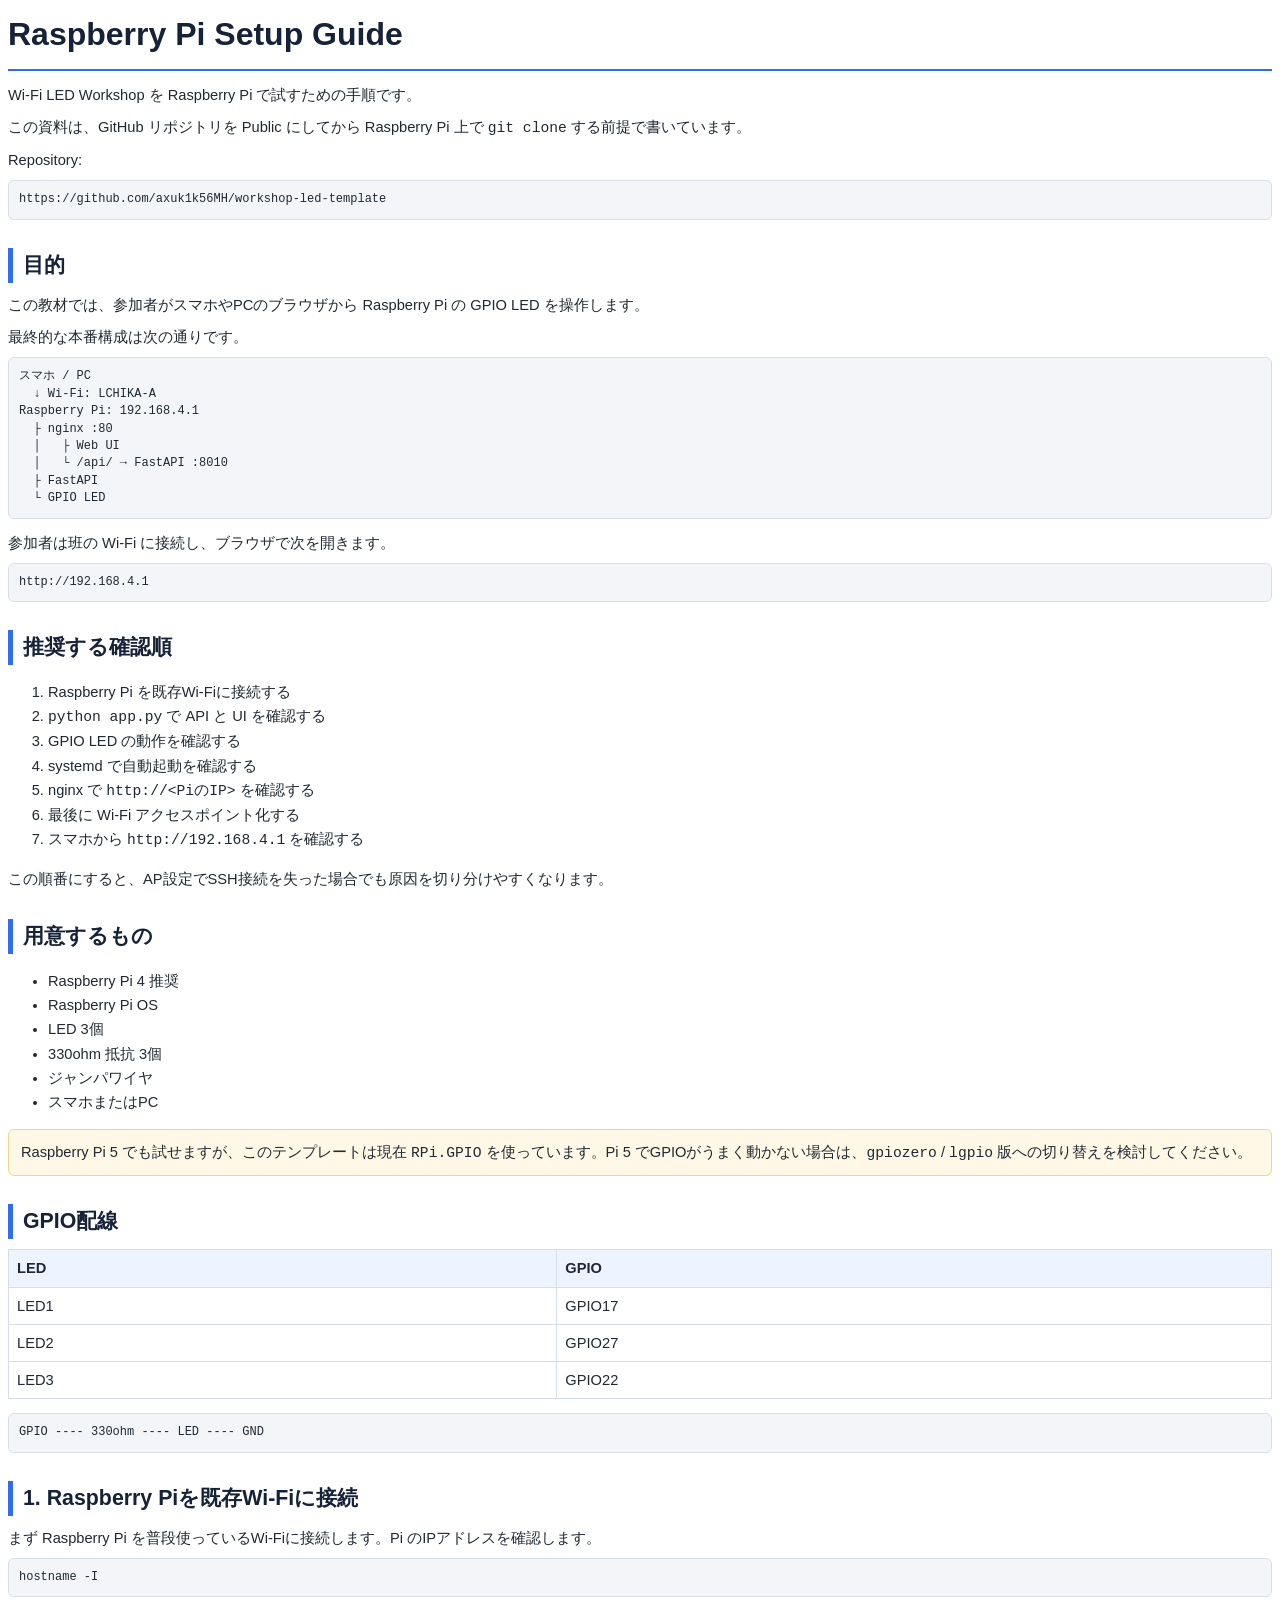
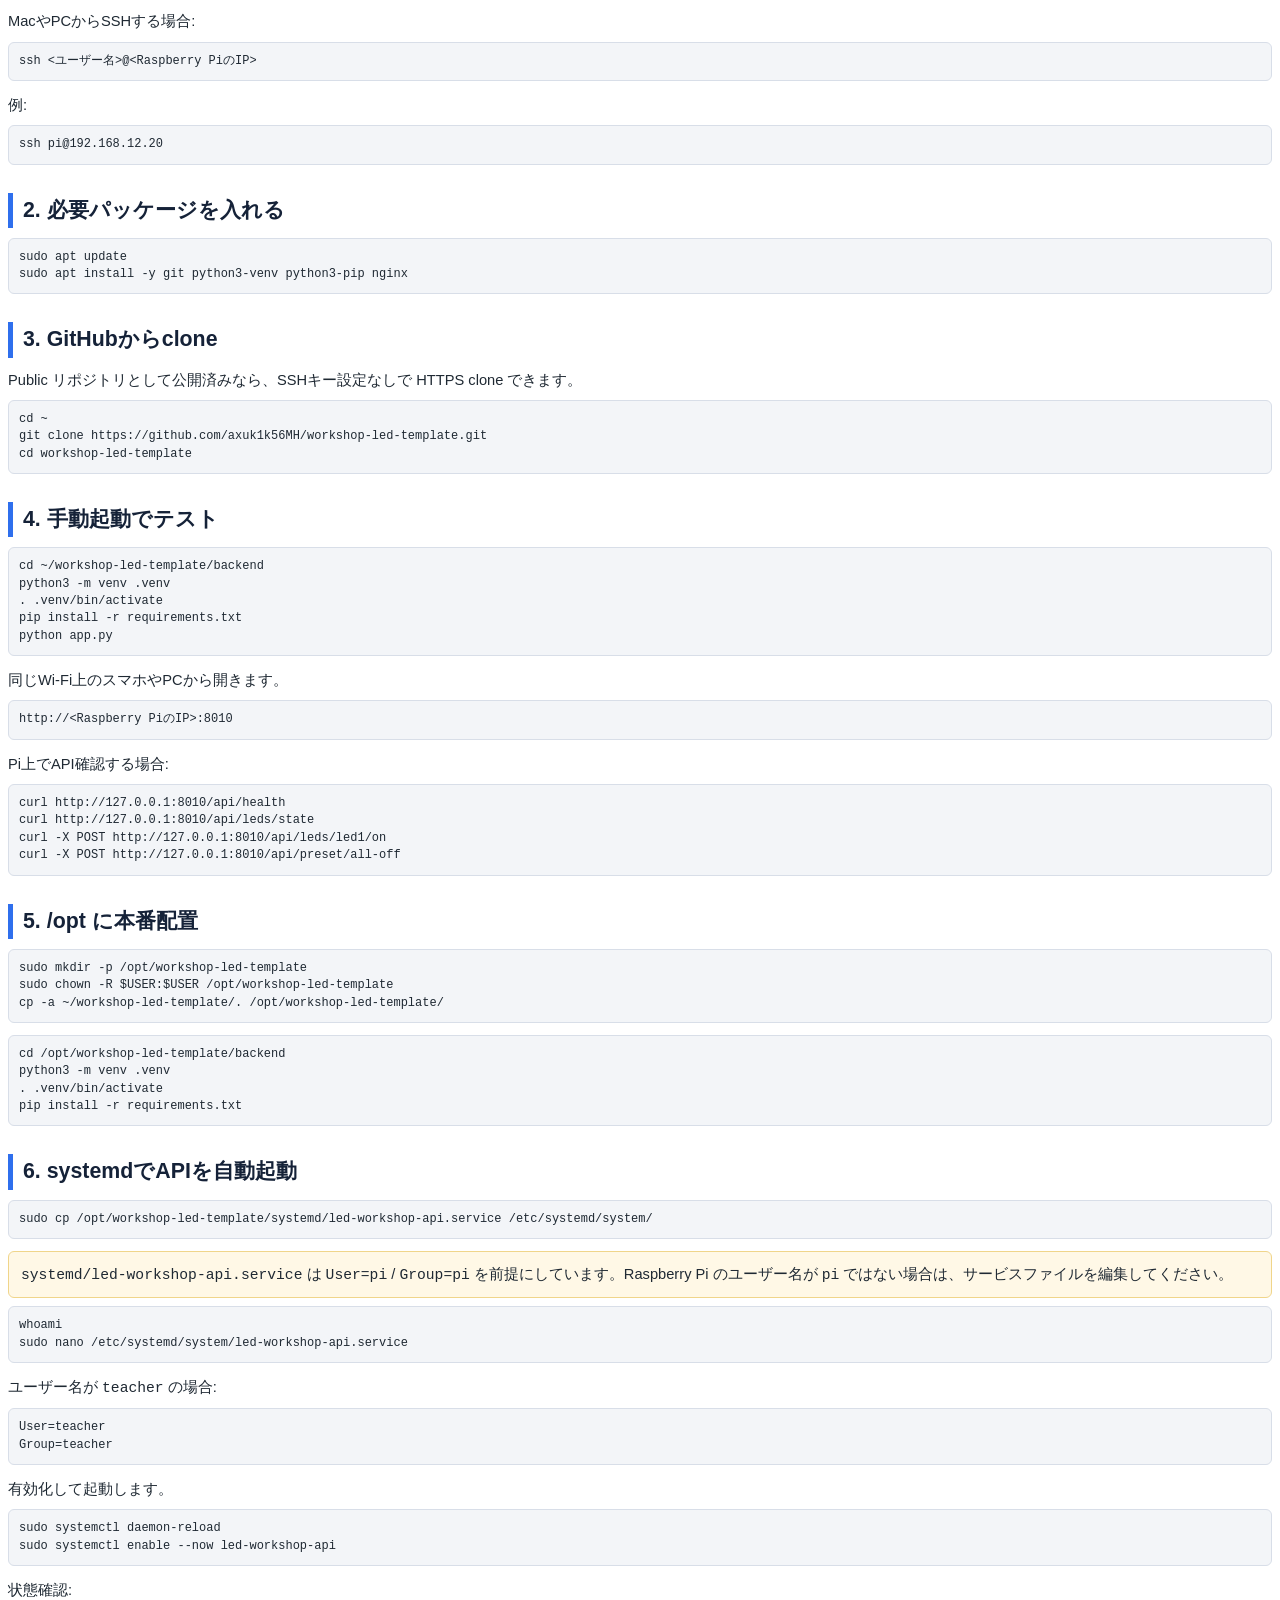
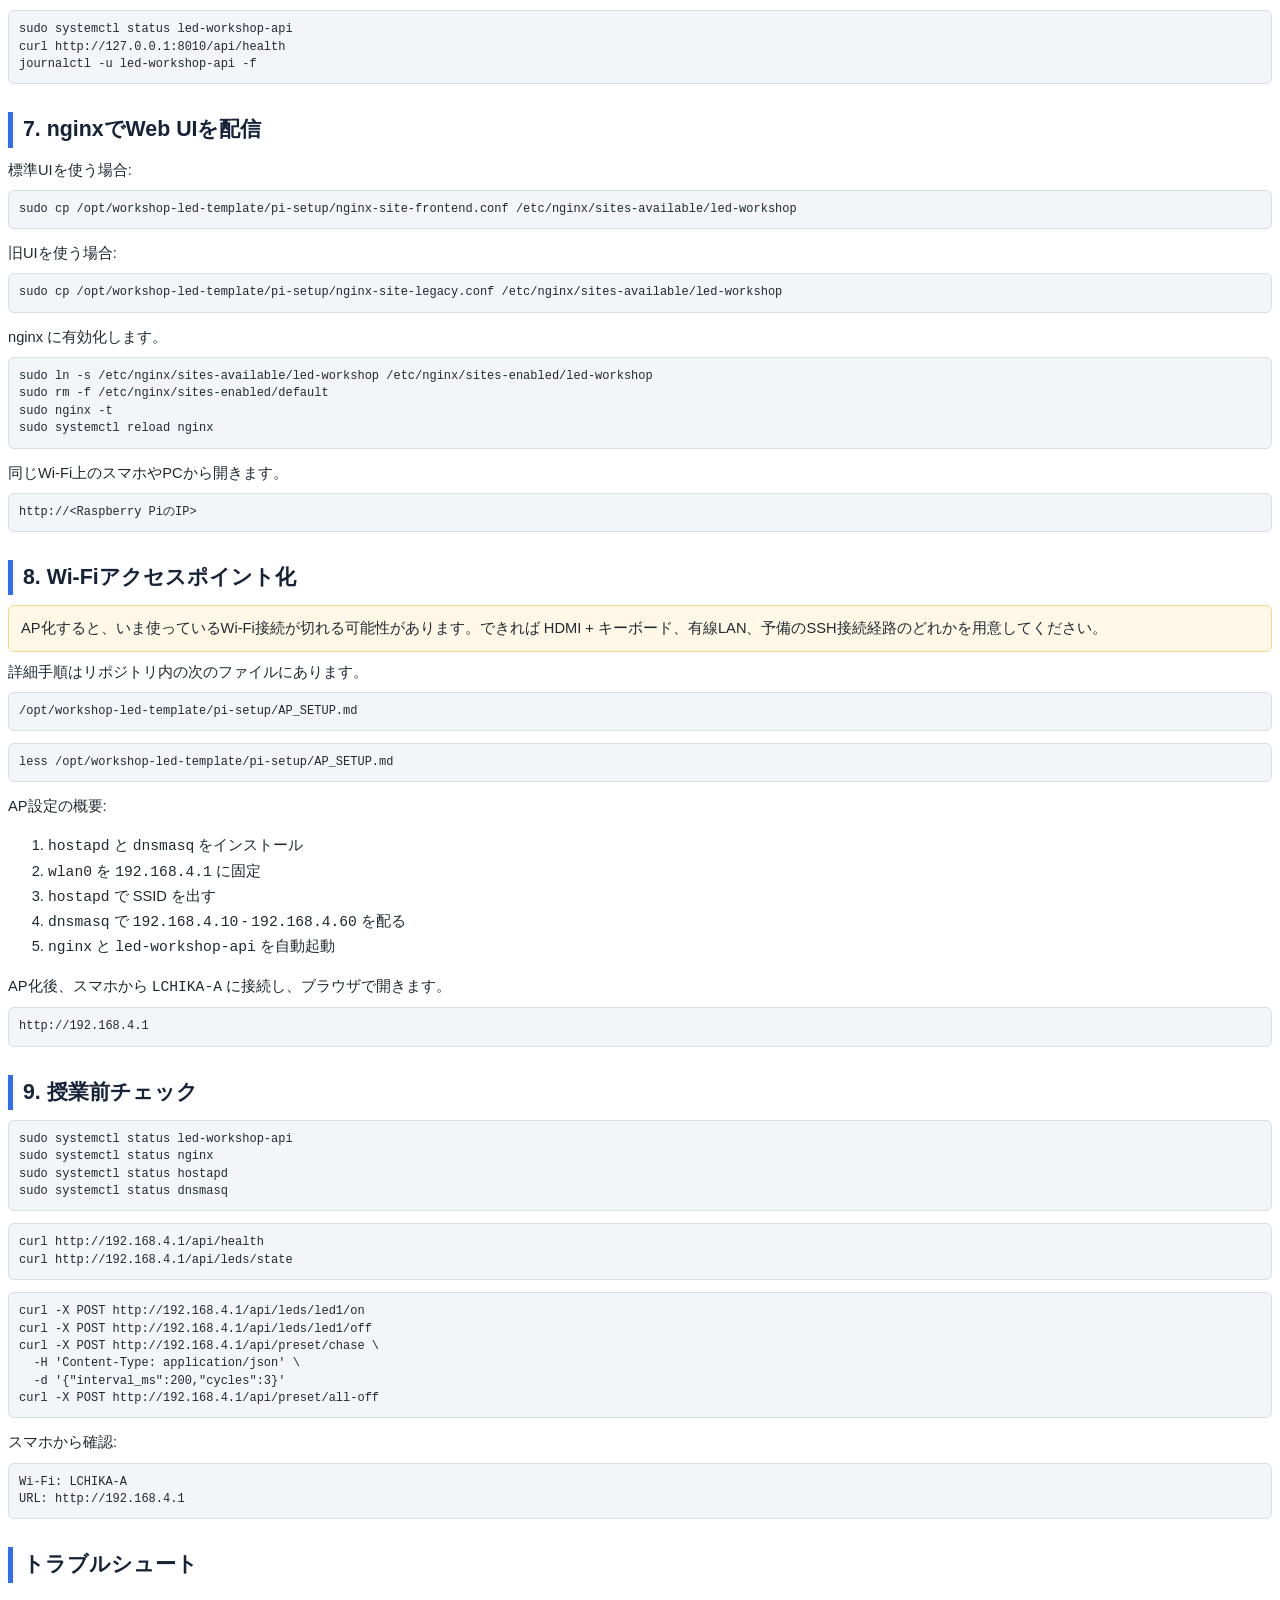
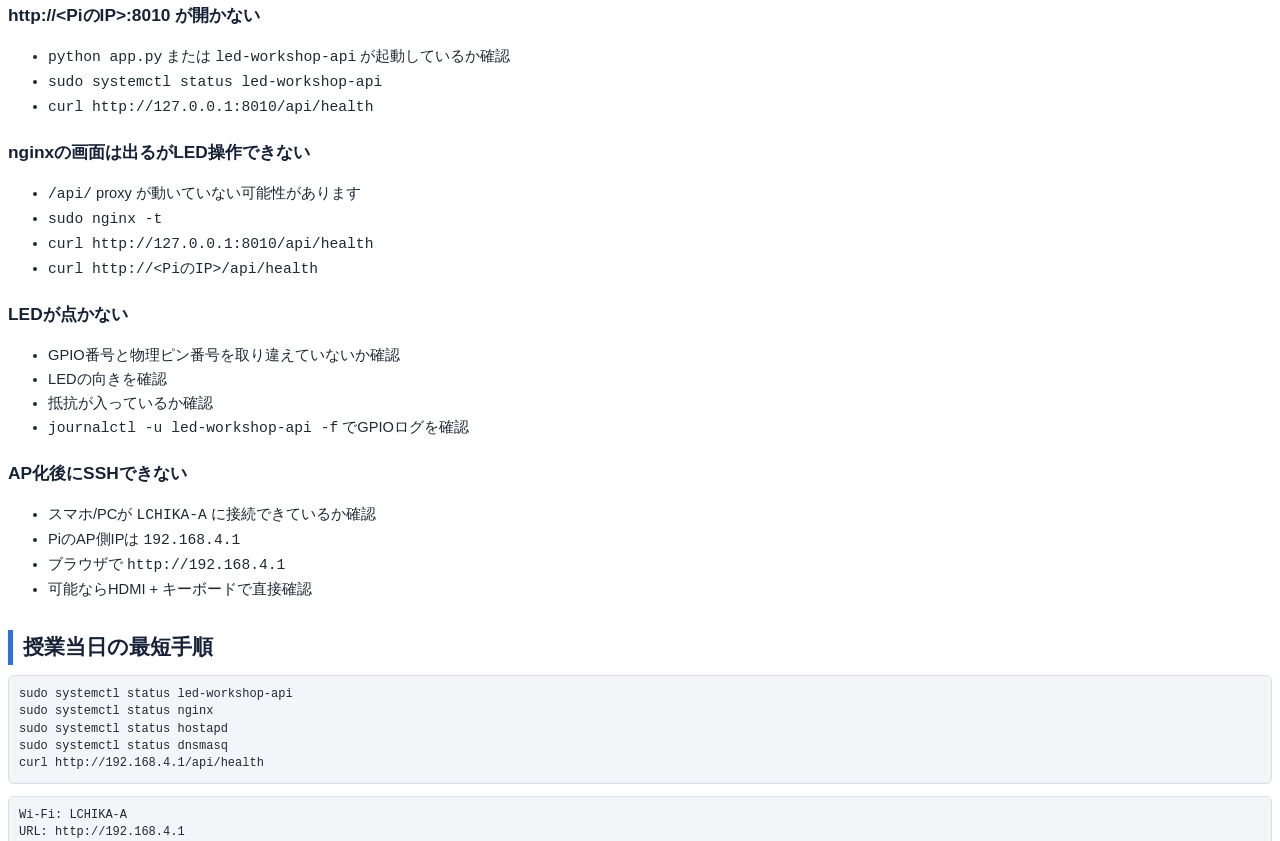
<file: docs/raspberry-pi-setup-public.html>
<!doctype html>
<html lang="ja">
  <head>
    <meta charset="utf-8" />
    <title>Raspberry Pi Setup Guide - Wi-Fi LED Workshop</title>
    <style>
      @page {
        margin: 18mm 16mm;
      }

      body {
        color: #1f2933;
        font-family: -apple-system, BlinkMacSystemFont, "Hiragino Sans", "Yu Gothic", "Noto Sans CJK JP", sans-serif;
        font-size: 11pt;
        line-height: 1.65;
      }

      h1 {
        border-bottom: 2px solid #2f6fed;
        color: #152238;
        font-size: 24pt;
        margin: 0 0 12px;
        padding-bottom: 8px;
      }

      h2 {
        border-left: 5px solid #2f6fed;
        color: #152238;
        font-size: 16pt;
        margin: 28px 0 10px;
        padding-left: 10px;
      }

      h3 {
        color: #152238;
        font-size: 13pt;
        margin: 18px 0 8px;
      }

      p {
        margin: 8px 0;
      }

      code,
      pre {
        font-family: Menlo, Consolas, "SFMono-Regular", monospace;
      }

      pre {
        background: #f3f5f8;
        border: 1px solid #d8dee8;
        border-radius: 6px;
        font-size: 9pt;
        line-height: 1.45;
        margin: 8px 0 12px;
        overflow-wrap: anywhere;
        padding: 10px;
        white-space: pre-wrap;
      }

      table {
        border-collapse: collapse;
        margin: 10px 0 14px;
        width: 100%;
      }

      th,
      td {
        border: 1px solid #d8dee8;
        padding: 6px 8px;
        text-align: left;
      }

      th {
        background: #eef4ff;
      }

      .note {
        background: #fff8e6;
        border: 1px solid #f0d58a;
        border-radius: 6px;
        padding: 10px 12px;
      }

      .page-break {
        break-before: page;
      }
    </style>
  </head>
  <body>
    <h1>Raspberry Pi Setup Guide</h1>
    <p>Wi-Fi LED Workshop を Raspberry Pi で試すための手順です。</p>
    <p>この資料は、GitHub リポジトリを Public にしてから Raspberry Pi 上で <code>git clone</code> する前提で書いています。</p>
    <p>Repository:</p>
    <pre>https://github.com/axuk1k56MH/workshop-led-template</pre>

    <h2>目的</h2>
    <p>この教材では、参加者がスマホやPCのブラウザから Raspberry Pi の GPIO LED を操作します。</p>
    <p>最終的な本番構成は次の通りです。</p>
    <pre>スマホ / PC
  ↓ Wi-Fi: LCHIKA-A
Raspberry Pi: 192.168.4.1
  ├ nginx :80
  │   ├ Web UI
  │   └ /api/ → FastAPI :8010
  ├ FastAPI
  └ GPIO LED</pre>
    <p>参加者は班の Wi-Fi に接続し、ブラウザで次を開きます。</p>
    <pre>http://192.168.4.1</pre>

    <h2>推奨する確認順</h2>
    <ol>
      <li>Raspberry Pi を既存Wi-Fiに接続する</li>
      <li><code>python app.py</code> で API と UI を確認する</li>
      <li>GPIO LED の動作を確認する</li>
      <li>systemd で自動起動を確認する</li>
      <li>nginx で <code>http://&lt;PiのIP&gt;</code> を確認する</li>
      <li>最後に Wi-Fi アクセスポイント化する</li>
      <li>スマホから <code>http://192.168.4.1</code> を確認する</li>
    </ol>
    <p>この順番にすると、AP設定でSSH接続を失った場合でも原因を切り分けやすくなります。</p>

    <h2>用意するもの</h2>
    <ul>
      <li>Raspberry Pi 4 推奨</li>
      <li>Raspberry Pi OS</li>
      <li>LED 3個</li>
      <li>330ohm 抵抗 3個</li>
      <li>ジャンパワイヤ</li>
      <li>スマホまたはPC</li>
    </ul>
    <p class="note">Raspberry Pi 5 でも試せますが、このテンプレートは現在 <code>RPi.GPIO</code> を使っています。Pi 5 でGPIOがうまく動かない場合は、<code>gpiozero</code> / <code>lgpio</code> 版への切り替えを検討してください。</p>

    <h2>GPIO配線</h2>
    <table>
      <thead><tr><th>LED</th><th>GPIO</th></tr></thead>
      <tbody>
        <tr><td>LED1</td><td>GPIO17</td></tr>
        <tr><td>LED2</td><td>GPIO27</td></tr>
        <tr><td>LED3</td><td>GPIO22</td></tr>
      </tbody>
    </table>
    <pre>GPIO ---- 330ohm ---- LED ---- GND</pre>

    <h2>1. Raspberry Piを既存Wi-Fiに接続</h2>
    <p>まず Raspberry Pi を普段使っているWi-Fiに接続します。Pi のIPアドレスを確認します。</p>
    <pre>hostname -I</pre>
    <p>MacやPCからSSHする場合:</p>
    <pre>ssh &lt;ユーザー名&gt;@&lt;Raspberry PiのIP&gt;</pre>
    <p>例:</p>
    <pre>ssh pi@192.168.12.20</pre>

    <h2>2. 必要パッケージを入れる</h2>
    <pre>sudo apt update
sudo apt install -y git python3-venv python3-pip nginx</pre>

    <h2>3. GitHubからclone</h2>
    <p>Public リポジトリとして公開済みなら、SSHキー設定なしで HTTPS clone できます。</p>
    <pre>cd ~
git clone https://github.com/axuk1k56MH/workshop-led-template.git
cd workshop-led-template</pre>

    <h2>4. 手動起動でテスト</h2>
    <pre>cd ~/workshop-led-template/backend
python3 -m venv .venv
. .venv/bin/activate
pip install -r requirements.txt
python app.py</pre>
    <p>同じWi-Fi上のスマホやPCから開きます。</p>
    <pre>http://&lt;Raspberry PiのIP&gt;:8010</pre>
    <p>Pi上でAPI確認する場合:</p>
    <pre>curl http://127.0.0.1:8010/api/health
curl http://127.0.0.1:8010/api/leds/state
curl -X POST http://127.0.0.1:8010/api/leds/led1/on
curl -X POST http://127.0.0.1:8010/api/preset/all-off</pre>

    <h2>5. /opt に本番配置</h2>
    <pre>sudo mkdir -p /opt/workshop-led-template
sudo chown -R $USER:$USER /opt/workshop-led-template
cp -a ~/workshop-led-template/. /opt/workshop-led-template/</pre>
    <pre>cd /opt/workshop-led-template/backend
python3 -m venv .venv
. .venv/bin/activate
pip install -r requirements.txt</pre>

    <h2>6. systemdでAPIを自動起動</h2>
    <pre>sudo cp /opt/workshop-led-template/systemd/led-workshop-api.service /etc/systemd/system/</pre>
    <p class="note"><code>systemd/led-workshop-api.service</code> は <code>User=pi</code> / <code>Group=pi</code> を前提にしています。Raspberry Pi のユーザー名が <code>pi</code> ではない場合は、サービスファイルを編集してください。</p>
    <pre>whoami
sudo nano /etc/systemd/system/led-workshop-api.service</pre>
    <p>ユーザー名が <code>teacher</code> の場合:</p>
    <pre>User=teacher
Group=teacher</pre>
    <p>有効化して起動します。</p>
    <pre>sudo systemctl daemon-reload
sudo systemctl enable --now led-workshop-api</pre>
    <p>状態確認:</p>
    <pre>sudo systemctl status led-workshop-api
curl http://127.0.0.1:8010/api/health
journalctl -u led-workshop-api -f</pre>

    <h2>7. nginxでWeb UIを配信</h2>
    <p>標準UIを使う場合:</p>
    <pre>sudo cp /opt/workshop-led-template/pi-setup/nginx-site-frontend.conf /etc/nginx/sites-available/led-workshop</pre>
    <p>旧UIを使う場合:</p>
    <pre>sudo cp /opt/workshop-led-template/pi-setup/nginx-site-legacy.conf /etc/nginx/sites-available/led-workshop</pre>
    <p>nginx に有効化します。</p>
    <pre>sudo ln -s /etc/nginx/sites-available/led-workshop /etc/nginx/sites-enabled/led-workshop
sudo rm -f /etc/nginx/sites-enabled/default
sudo nginx -t
sudo systemctl reload nginx</pre>
    <p>同じWi-Fi上のスマホやPCから開きます。</p>
    <pre>http://&lt;Raspberry PiのIP&gt;</pre>

    <h2>8. Wi-Fiアクセスポイント化</h2>
    <p class="note">AP化すると、いま使っているWi-Fi接続が切れる可能性があります。できれば HDMI + キーボード、有線LAN、予備のSSH接続経路のどれかを用意してください。</p>
    <p>詳細手順はリポジトリ内の次のファイルにあります。</p>
    <pre>/opt/workshop-led-template/pi-setup/AP_SETUP.md</pre>
    <pre>less /opt/workshop-led-template/pi-setup/AP_SETUP.md</pre>
    <p>AP設定の概要:</p>
    <ol>
      <li><code>hostapd</code> と <code>dnsmasq</code> をインストール</li>
      <li><code>wlan0</code> を <code>192.168.4.1</code> に固定</li>
      <li><code>hostapd</code> で SSID を出す</li>
      <li><code>dnsmasq</code> で <code>192.168.4.10</code> - <code>192.168.4.60</code> を配る</li>
      <li><code>nginx</code> と <code>led-workshop-api</code> を自動起動</li>
    </ol>
    <p>AP化後、スマホから <code>LCHIKA-A</code> に接続し、ブラウザで開きます。</p>
    <pre>http://192.168.4.1</pre>

    <h2>9. 授業前チェック</h2>
    <pre>sudo systemctl status led-workshop-api
sudo systemctl status nginx
sudo systemctl status hostapd
sudo systemctl status dnsmasq</pre>
    <pre>curl http://192.168.4.1/api/health
curl http://192.168.4.1/api/leds/state</pre>
    <pre>curl -X POST http://192.168.4.1/api/leds/led1/on
curl -X POST http://192.168.4.1/api/leds/led1/off
curl -X POST http://192.168.4.1/api/preset/chase \
  -H 'Content-Type: application/json' \
  -d '{"interval_ms":200,"cycles":3}'
curl -X POST http://192.168.4.1/api/preset/all-off</pre>
    <p>スマホから確認:</p>
    <pre>Wi-Fi: LCHIKA-A
URL: http://192.168.4.1</pre>

    <h2>トラブルシュート</h2>
    <h3>http://&lt;PiのIP&gt;:8010 が開かない</h3>
    <ul>
      <li><code>python app.py</code> または <code>led-workshop-api</code> が起動しているか確認</li>
      <li><code>sudo systemctl status led-workshop-api</code></li>
      <li><code>curl http://127.0.0.1:8010/api/health</code></li>
    </ul>
    <h3>nginxの画面は出るがLED操作できない</h3>
    <ul>
      <li><code>/api/</code> proxy が動いていない可能性があります</li>
      <li><code>sudo nginx -t</code></li>
      <li><code>curl http://127.0.0.1:8010/api/health</code></li>
      <li><code>curl http://&lt;PiのIP&gt;/api/health</code></li>
    </ul>
    <h3>LEDが点かない</h3>
    <ul>
      <li>GPIO番号と物理ピン番号を取り違えていないか確認</li>
      <li>LEDの向きを確認</li>
      <li>抵抗が入っているか確認</li>
      <li><code>journalctl -u led-workshop-api -f</code> でGPIOログを確認</li>
    </ul>
    <h3>AP化後にSSHできない</h3>
    <ul>
      <li>スマホ/PCが <code>LCHIKA-A</code> に接続できているか確認</li>
      <li>PiのAP側IPは <code>192.168.4.1</code></li>
      <li>ブラウザで <code>http://192.168.4.1</code></li>
      <li>可能ならHDMI + キーボードで直接確認</li>
    </ul>

    <h2>授業当日の最短手順</h2>
    <pre>sudo systemctl status led-workshop-api
sudo systemctl status nginx
sudo systemctl status hostapd
sudo systemctl status dnsmasq
curl http://192.168.4.1/api/health</pre>
    <pre>Wi-Fi: LCHIKA-A
URL: http://192.168.4.1</pre>
  </body>
</html>
</file>
